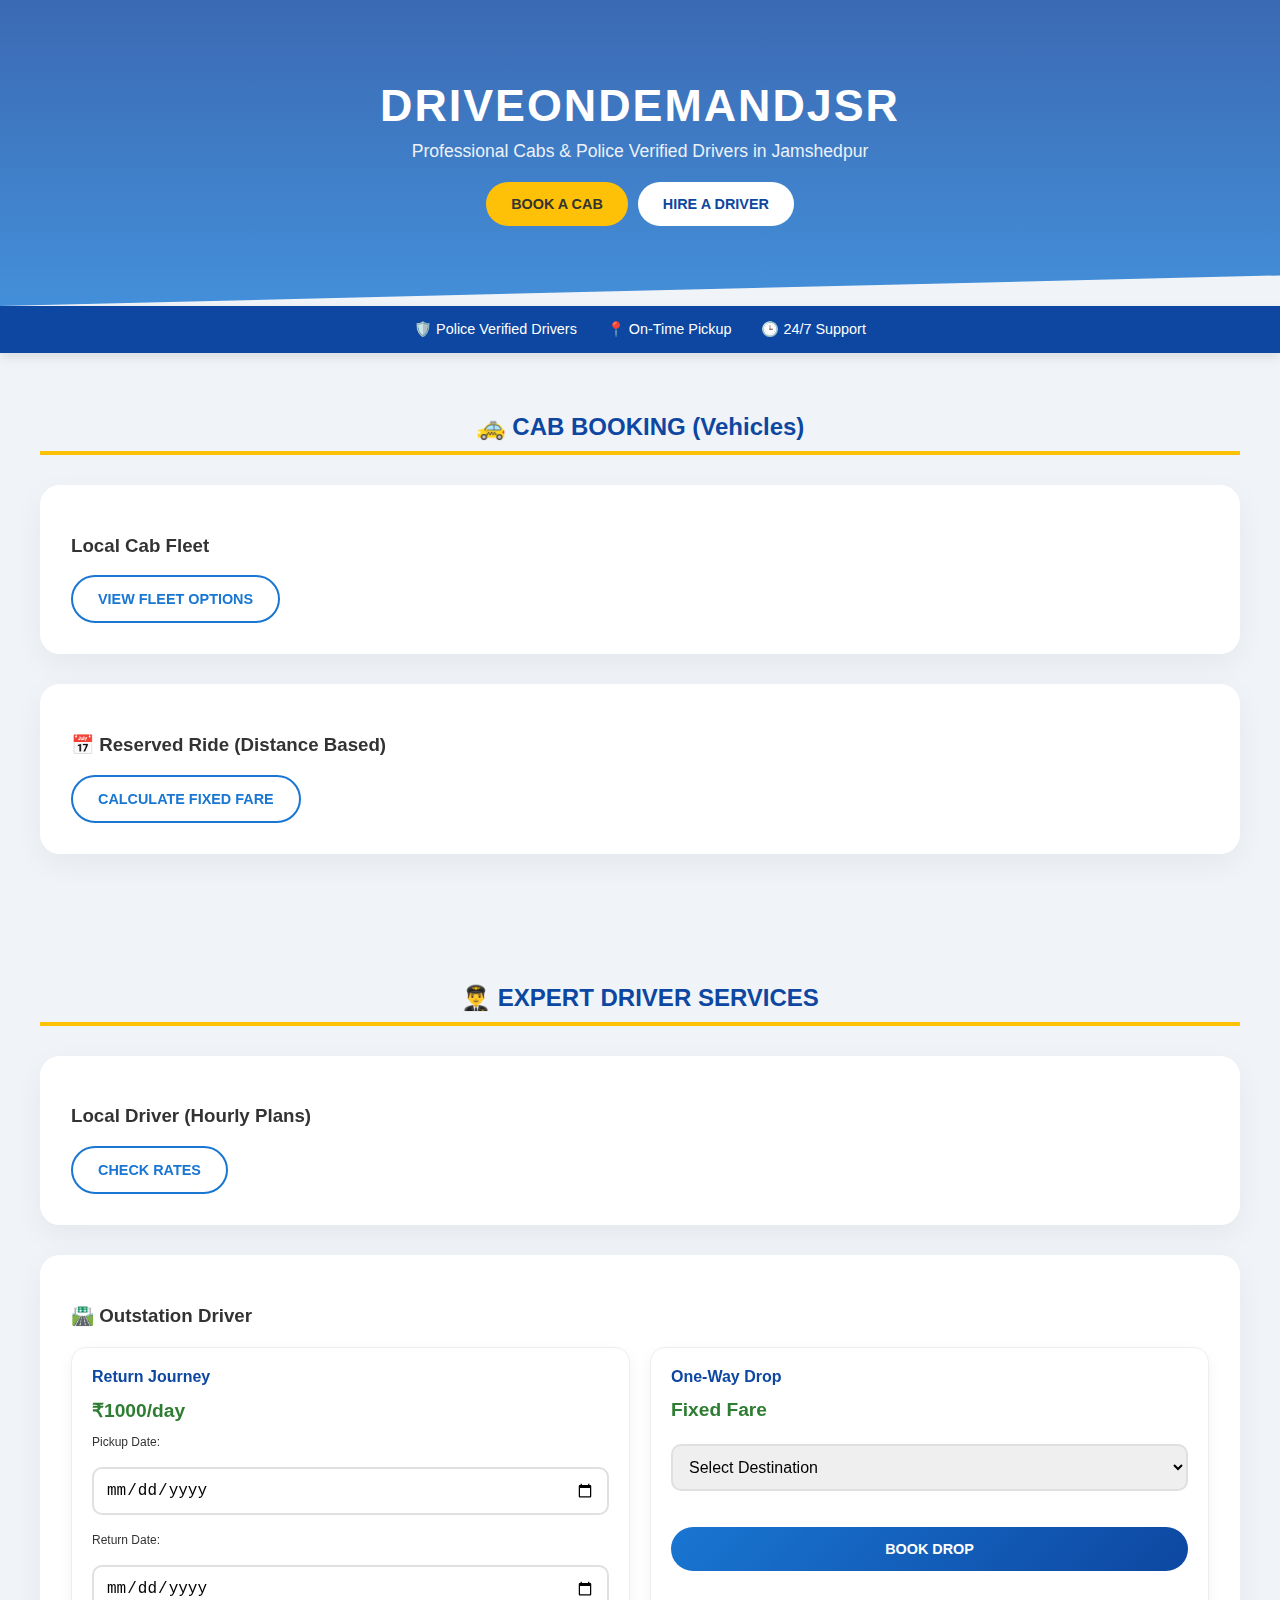
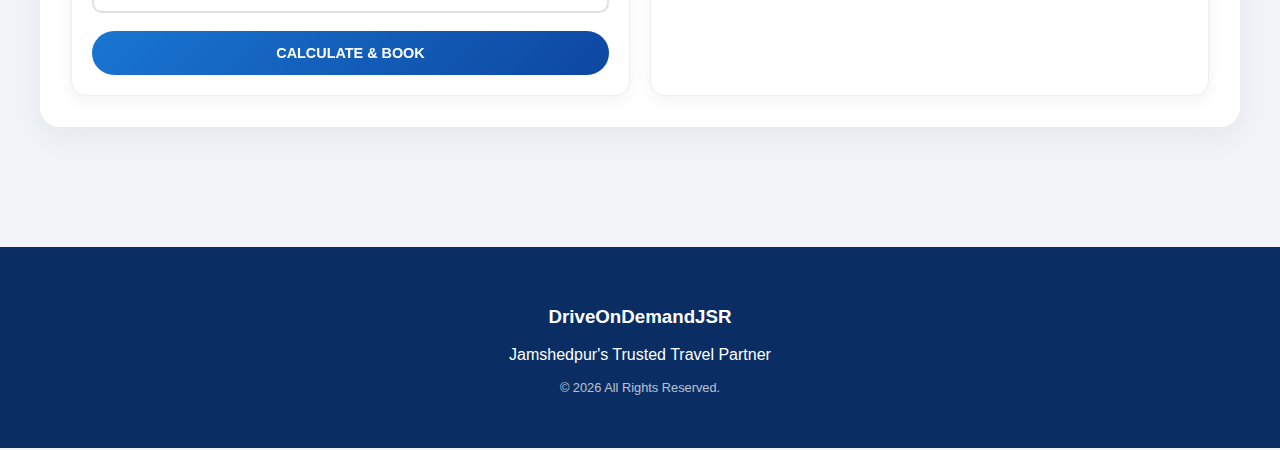
<file: Index.html>
<!DOCTYPE html>
<html lang="en">
<head>
<meta charset="UTF-8">
<meta name="viewport" content="width=device-width, initial-scale=1.0">
<title>DriveOnDemandJSR | Premium Travel & Driver Service</title>

<style>
:root {
    --primary: #0d47a1;
    --secondary: #1976d2;
    --accent: #ffc107;
    --bg: #f0f4f8;
    --glass: rgba(255, 255, 255, 0.95);
}

body {
    margin: 0;
    font-family: 'Segoe UI', Roboto, sans-serif;
    background: var(--bg);
    color: #333;
    overflow-x: hidden;
    scroll-behavior: smooth;
}

header {
    background: linear-gradient(rgba(13, 71, 161, 0.8), rgba(25, 118, 210, 0.8)), 
                url('https://images.pexels.com/photos/385997/pexels-photo-385997.jpeg?auto=compress&cs=tinysrgb&w=1260&h=750&dpr=2');
    background-size: cover;
    background-position: center;
    color: white;
    padding: 80px 20px;
    text-align: center;
    clip-path: polygon(0 0, 100% 0, 100% 90%, 0% 100%);
}

header h1 { font-size: 2.8rem; margin: 0; letter-spacing: 2px; text-transform: uppercase; }
header p { font-size: 1.1rem; opacity: 0.9; margin-top: 10px; }

.trust-bar {
    background: var(--primary);
    color: white;
    padding: 15px;
    font-size: 0.9rem;
    display: flex;
    justify-content: center;
    gap: 30px;
    box-shadow: 0 4px 10px rgba(0,0,0,0.1);
}

section { padding: 40px 20px; max-width: 1200px; margin: auto; }
.section-title { text-align: center; margin-bottom: 30px; color: var(--primary); border-bottom: 4px solid var(--accent); display: inline-block; width: 100%; padding-bottom: 10px; font-weight: bold;}

.service-box {
    background: var(--glass);
    backdrop-filter: blur(10px);
    margin-bottom: 30px;
    padding: 30px;
    border-radius: 20px;
    box-shadow: 0 10px 30px rgba(0,0,0,0.05);
    border: 1px solid rgba(255,255,255,0.3);
}

.cards { display: grid; grid-template-columns: repeat(auto-fit, minmax(240px, 1fr)); gap: 20px; margin-top: 20px; }
.card { background: white; padding: 20px; border-radius: 15px; box-shadow: 0 5px 15px rgba(0,0,0,0.05); transition: 0.3s; border: 1px solid #eee; display: flex; flex-direction: column; gap: 8px;}
.card:hover { transform: translateY(-5px); border-color: var(--secondary); }
.card h4 { margin: 0; color: var(--primary); }
.card p { color: #2e7d32; font-weight: bold; font-size: 1.2rem; margin: 5px 0;}

input, select { width: 100%; padding: 12px; margin: 10px 0; border-radius: 10px; border: 2px solid #e0e0e0; box-sizing: border-box; font-size: 1rem; }

.btn {
    background: linear-gradient(135deg, var(--secondary), var(--primary));
    color: white; border: none; padding: 14px 25px; border-radius: 50px; cursor: pointer; font-weight: bold; text-transform: uppercase; transition: 0.3s; font-size: 0.9rem;
}
.btn:hover { transform: scale(1.02); box-shadow: 0 5px 15px rgba(13, 71, 161, 0.3); }
.btn-outline { background: transparent; border: 2px solid var(--secondary); color: var(--secondary); }
.hidden { display: none; }

footer { background: #0a2e63; color: white; padding: 40px 20px; text-align: center; margin-top: 50px; }

@media (max-width: 600px) { .trust-bar { flex-direction: column; gap: 10px; } header h1 { font-size: 2rem; } }
</style>
</head>

<body>

<header>
    <h1>DriveOnDemandJSR</h1>
    <p>Professional Cabs & Police Verified Drivers in Jamshedpur</p>
    <div style="display: flex; justify-content: center; gap: 10px; flex-wrap: wrap; margin-top: 20px;">
        <button class="btn" style="background:var(--accent); color:#333;" onclick="document.getElementById('cab-main-section').scrollIntoView()">Book a Cab</button>
        <button class="btn" style="background:white; color:var(--primary);" onclick="document.getElementById('driver-main-section').scrollIntoView()">Hire a Driver</button>
    </div>
</header>

<div class="trust-bar">
    <span>🛡️ Police Verified Drivers</span>
    <span>📍 On-Time Pickup</span>
    <span>🕒 24/7 Support</span>
</div>

<section id="cab-main-section">
    <h2 class="section-title">🚕 CAB BOOKING (Vehicles)</h2>
    <div class="service-box">
        <h3>Local Cab Fleet</h3>
        <button class="btn btn-outline" onclick="toggle('cab')">View Fleet Options</button>
        <div id="cab" class="hidden cards">
            <div class="card"><h4>Swift Dzire</h4><p>₹1000</p><button class="btn" onclick="openForm('Cab: Swift Dzire', 1000)">Book</button></div>
            <div class="card"><h4>Ertiga</h4><p>₹1200</p><button class="btn" onclick="openForm('Cab: Ertiga', 1200)">Book</button></div>
            <div class="card"><h4>Innova</h4><p>₹1500</p><button class="btn" onclick="openForm('Cab: Innova', 1500)">Book</button></div>
        </div>
    </div>

    <div class="service-box">
        <h3>📅 Reserved Ride (Distance Based)</h3>
        <button class="btn btn-outline" onclick="toggle('res')">Calculate Fixed Fare</button>
        <div id="res" class="hidden" style="max-width:500px; margin:20px auto; text-align: left;">
            <input id="pickup" placeholder="Pickup Point">
            <input id="drop" placeholder="Drop Point">
            <input id="distance" type="number" placeholder="Approx Distance (KM)">
            <select id="car">
                <option value="hatch">Hatchback (Budget)</option>
                <option value="sedan">Sedan (Comfort)</option>
                <option value="suv">SUV (Family)</option>
                <option value="innova">Innova (Premium)</option>
            </select>
            <input type="date" class="date-limit" id="rDate">
            <input type="time" id="rTime">
            <button class="btn" style="width:100%; margin-top:10px;" onclick="calcFare()">Get Price</button>
            <p id="fare" style="text-align:center; font-weight:bold; font-size:1.4rem; color:var(--primary);"></p>
            <button class="btn" style="width:100%; background:var(--primary);" onclick="continueBooking()">Continue to Details</button>
        </div>
    </div>
</section>

<section id="driver-main-section">
    <h2 class="section-title">👨‍✈️ EXPERT DRIVER SERVICES</h2>
    <div class="service-box">
        <h3>Local Driver (Hourly Plans)</h3>
        <button class="btn btn-outline" onclick="toggle('local')">Check Rates</button>
        <div id="local" class="hidden cards">
            <div class="card"><h4>2 Hours</h4><p>₹249</p><button class="btn" onclick="openForm('Driver: 2 Hrs', 249)">Book</button></div>
            <div class="card"><h4>4 Hours</h4><p>₹429</p><button class="btn" onclick="openForm('Driver: 4 Hrs', 429)">Book</button></div>
            <div class="card"><h4>6 Hours</h4><p>₹629</p><button class="btn" onclick="openForm('Driver: 6 Hrs', 629)">Book</button></div>
            <div class="card"><h4>8 Hours</h4><p>₹829</p><button class="btn" onclick="openForm('Driver: 8 Hrs', 829)">Book</button></div>
        </div>
    </div>

    <div class="service-box">
        <h3>🛣️ Outstation Driver</h3>
        <div class="cards">
            <div class="card">
                <h4>Return Journey</h4>
                <p>₹1000/day</p>
                <label style="font-size:12px; text-align: left;">Pickup Date:</label>
                <input type="date" class="date-limit" id="outStart">
                <label style="font-size:12px; text-align: left;">Return Date:</label>
                <input type="date" class="date-limit" id="outEnd">
                <button class="btn" onclick="calcOutstationReturn()">Calculate & Book</button>
            </div>
            <div class="card">
                <h4>One-Way Drop</h4>
                <p>Fixed Fare</p>
                <select id="city" onchange="calcDrop()">
                    <option value="">Select Destination</option>
                    <option value="Ranchi">Ranchi (₹1500)</option>
                    <option value="Kolkata">Kolkata (₹1500)</option>
                    <option value="Bokaro">Bokaro (₹1500)</option>
                    <option value="Patna">Patna (₹3000)</option>
                    <option value="Other">Other (Contact Us)</option>
                </select>
                <p id="dropFareText"></p>
                <button class="btn" onclick="bookDrop()">Book Drop</button>
            </div>
        </div>
    </div>
</section>

<section id="form" class="hidden service-box" style="border-top: 5px solid var(--primary); background: #fff;">
    <h2 style="color:var(--primary)">Final Details</h2>
    <div style="display:flex; gap:10px; margin-bottom:20px;">
        <input id="service" readonly style="background:#f9f9f9; font-weight: bold;">
        <input id="fareInput" readonly style="background:#f9f9f9; color:#2e7d32; font-weight:bold;">
    </div>
    <div class="cards" style="grid-template-columns: 1fr 1fr;">
        <input id="name" placeholder="Full Name">
        <input id="mobile" placeholder="Mobile (10 Digits)" maxlength="10">
        <input id="pickupAddress" placeholder="Full Pickup Address" style="grid-column: span 2;">
    </div>
    <div style="margin:25px 0; padding:20px; border:2px dashed var(--secondary); border-radius:15px; background: #f4f8ff; text-align: center;">
        <p><b>Advance Fee: ₹249</b> (Deducted from Total)</p>
        <button class="btn" style="background:#4caf50;" onclick="pay()">Pay Securely via UPI</button>
    </div>
    <input id="utr" placeholder="Paste UTR / Transaction ID here">
    <button class="btn" style="width:100%; padding:20px; font-size:1.1rem;" onclick="submit()">Confirm via WhatsApp ✅</button>
</section>

<footer>
    <h3>DriveOnDemandJSR</h3>
    <p>Jamshedpur's Trusted Travel Partner</p>
    <p style="font-size: 0.8rem; opacity: 0.7;">© 2026 All Rights Reserved.</p>
</footer>

<script>
let finalFare = 0;

// Page Load par Purani Dates Block karna
window.onload = function() {
    let today = new Date().toISOString().split('T')[0];
    document.querySelectorAll('.date-limit').forEach(el => {
        el.setAttribute('min', today);
    });
};

function toggle(id){
    document.getElementById(id).classList.toggle('hidden');
}

function openForm(service, fare){
    document.getElementById('form').classList.remove('hidden');
    document.getElementById("service").value = service;
    document.getElementById("fareInput").value = "₹" + fare;
    finalFare = fare;
    document.getElementById('form').scrollIntoView({behavior: 'smooth'});
}

function calcOutstationReturn(){
    let s = document.getElementById("outStart").value;
    let e = document.getElementById("outEnd").value;
    if(!s || !e){ alert("Select both dates"); return; }
    let start = new Date(s);
    let end = new Date(e);
    if(end < start){ alert("Return date cannot be in the past"); return; }
    let days = Math.ceil(Math.abs(end - start) / (1000 * 60 * 60 * 24)) + 1;
    let total = days * 1000;
    openForm(`Outstation Return (${days} Days: ${s} to ${e})`, total);
}

function calcDrop(){
    let c = document.getElementById("city").value;
    let f = (c === "Ranchi" || c === "Kolkata" || c === "Bokaro") ? 1500 : (c === "Patna") ? 3000 : "Contact Us";
    document.getElementById("dropFareText").innerText = f === "Contact Us" ? f : "Fixed Fare: ₹" + f;
    finalFare = f;
}

function bookDrop(){
    if(!finalFare) return;
    openForm("Outstation Drop: " + document.getElementById("city").value, finalFare);
}

function calcFare(){
    let d = parseFloat(document.getElementById("distance").value);
    if(!d){ alert("Enter distance"); return; }
    let car = document.getElementById("car").value;
    let base = (car === "hatch") ? 500 : (car === "sedan") ? 600 : 800;
    let total = base + (d * 12);
    finalFare = Math.round(total);
    document.getElementById("fare").innerText = "Est. Fare: ₹" + finalFare;
}

function continueBooking(){
    if(finalFare > 0) openForm("Reserved Ride", finalFare);
}

function pay(){ 
    window.location.href = "upi://pay?pa=tmps3012568575403903@slc&pn=DriveOnDemandJSR&am=249&cu=INR"; 
}

function submit(){
    let name = document.getElementById("name").value.trim();
    let mobile = document.getElementById("mobile").value.trim();
    let addr = document.getElementById("pickupAddress").value.trim();
    let utr = document.getElementById("utr").value.trim();
    let mobileRegex = /^[6-9]\d{9}$/;

    if(!name || !mobileRegex.test(mobile) || !addr || !utr){
        alert("Please fill all details correctly (Mobile should be 10 digits)");
        return;
    }
    
    let msg = `*NEW BOOKING*\nService: ${document.getElementById("service").value}\nFare: ${document.getElementById("fareInput").value}\nName: ${name}\nMobile: ${mobile}\nAddress: ${addr}\nUTR: ${utr}`;
    window.open("https://wa.me/917903520120?text=" + encodeURIComponent(msg));
}
</script>

</body>
                        </html>
</file>
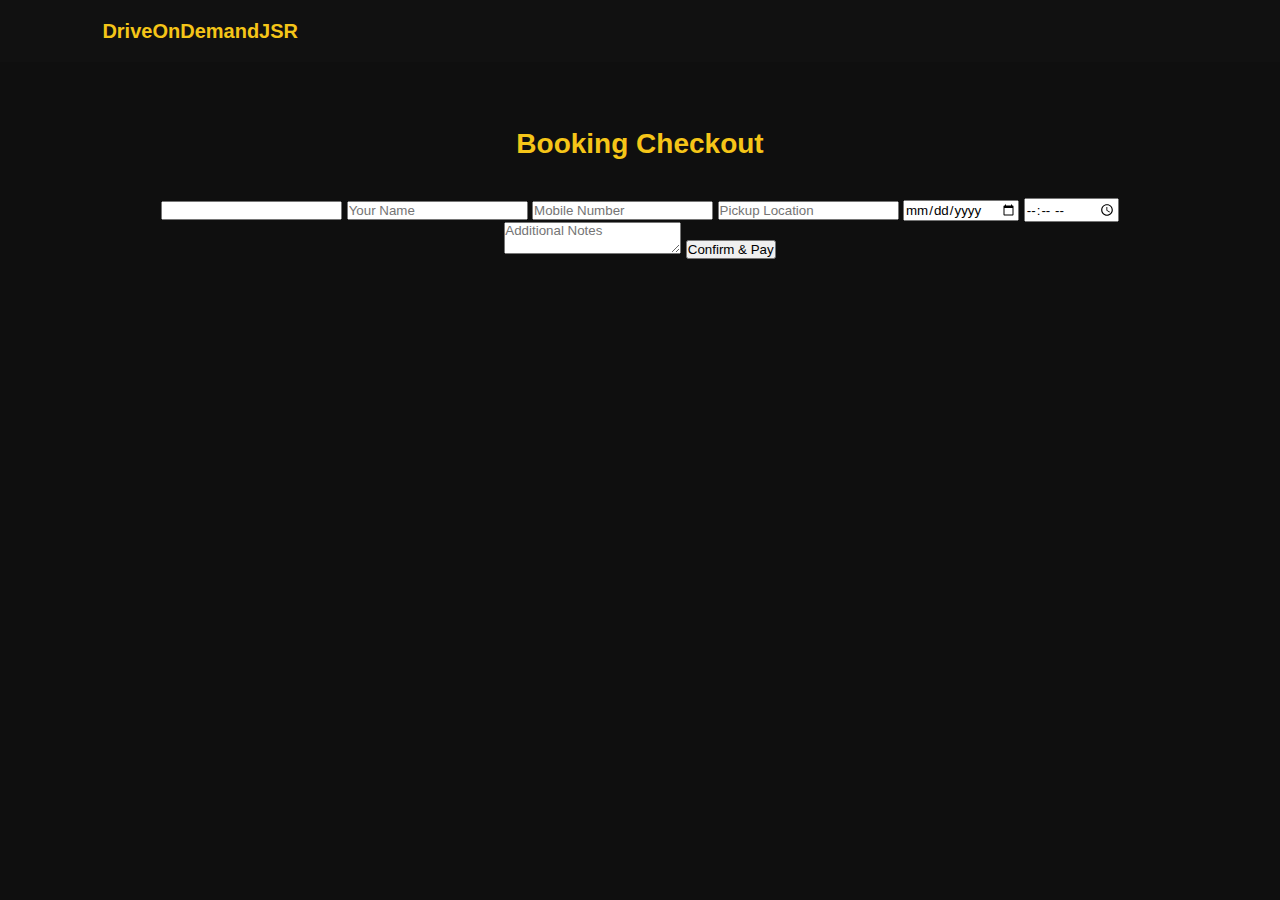
<file: checkout.html>
<!DOCTYPE html>
<html lang="en">
<head>
<meta charset="UTF-8">
<meta name="viewport" content="width=device-width, initial-scale=1.0">
<title>Checkout | DriveOnDemandJSR</title>
<link rel="stylesheet" href="style.css">
</head>
<body>
<header><div class="logo">DriveOnDemandJSR</div></header>

<div class="section">
<h2>Booking Checkout</h2>
<form id="checkoutForm">
<input type="text" id="serviceName" readonly>
<input type="text" placeholder="Your Name" required>
<input type="tel" placeholder="Mobile Number" required pattern="[0-9]{10}">
<input type="text" placeholder="Pickup Location" required>
<input type="date" required>
<input type="time" required>
<textarea placeholder="Additional Notes"></textarea>
<button type="submit">Confirm & Pay</button>
</form>
</div>

<script>
window.onload=function(){
    var service=localStorage.getItem('bookingService')||'';
    var fare=localStorage.getItem('bookingFare');
    document.getElementById('serviceName').value=service+(fare?' | ₹'+fare:'');
    document.getElementById('checkoutForm').addEventListener('submit',function(e){
        e.preventDefault();
        alert("Booking confirmed! Thank you.");
        localStorage.clear();
    });
};
</script>
</body>
</html>
</file>
<file: style.css>
* {
  margin: 0;
  padding: 0;
  box-sizing: border-box;
  font-family: 'Segoe UI', sans-serif;
}

body {
  background: #0f0f0f;
  color: #fff;
  line-height: 1.6;
}

header {
  background: #111;
  padding: 15px 8%;
  display: flex;
  justify-content: space-between;
  align-items: center;
  position: sticky;
  top: 0;
  z-index: 1000;
}

.logo {
  font-size: 20px;
  font-weight: bold;
  color: #f5c518;
}

nav a {
  color: #fff;
  text-decoration: none;
  margin-left: 20px;
  transition: 0.3s;
}

nav a:hover {
  color: #f5c518;
}

.hero {
  text-align: center;
  padding: 80px 20px;
  background: linear-gradient(135deg, #1c1c1c, #000);
}

.hero h1 {
  font-size: 40px;
  margin-bottom: 15px;
}

.hero p {
  font-size: 18px;
  color: #ccc;
  margin-bottom: 25px;
}

.hero button {
  padding: 12px 30px;
  background: #f5c518;
  border: none;
  color: #000;
  font-weight: bold;
  cursor: pointer;
  border-radius: 5px;
  transition: 0.3s;
}

.hero button:hover {
  background: #ffd700;
}

.section {
  padding: 60px 8%;
  text-align: center;
}

.section.dark {
  background: #1a1a1a;
}

.section h2 {
  margin-bottom: 30px;
  font-size: 28px;
  color: #f5c518;
}

.card-container {
  display: grid;
  grid-template-columns: repeat(auto-fit, minmax(200px, 1fr));
  gap: 20px;
}

.card {
  background: #222;
  padding: 20px;
  border-radius: 8px;
  cursor: pointer;
  transition: 0.3s;
  border: 1px solid #333;
}

.card:hover {
  background: #f5c518;
  color: #000;
  transform: translateY(-5px);
}

.booking form {
  max-width: 500px;
  margin: auto;
  display: flex;
  flex-direction: column;
}

.booking input {
  margin-bottom: 15px;
  padding: 12px;
  border-radius: 5px;
  border: none;
  outline: none;
}

.payment-box {
  background: #1a1a1a;
  padding: 20px;
  border-radius: 8px;
  margin-bottom: 20px;
  border: 1px solid #333;
}

.payment-box h3 {
  color: #f5c518;
  margin-bottom: 10px;
}

.pay-btn {
  display: inline-block;
  padding: 10px 20px;
  background: #25d366;
  color: #fff;
  text-decoration: none;
  border-radius: 5px;
  margin-bottom: 10px;
  transition: 0.3s;
}

.pay-btn:hover {
  background: #1ebe5d;
}

.booking button {
  padding: 12px;
  background: #f5c518;
  border: none;
  color: #000;
  font-weight: bold;
  cursor: pointer;
  border-radius: 5px;
  transition: 0.3s;
}

.booking button:hover {
  background: #ffd700;
}

footer {
  text-align: center;
  padding: 20px;
  background: #111;
  color: #ccc;
  margin-top: 40px;
    }
</file>
